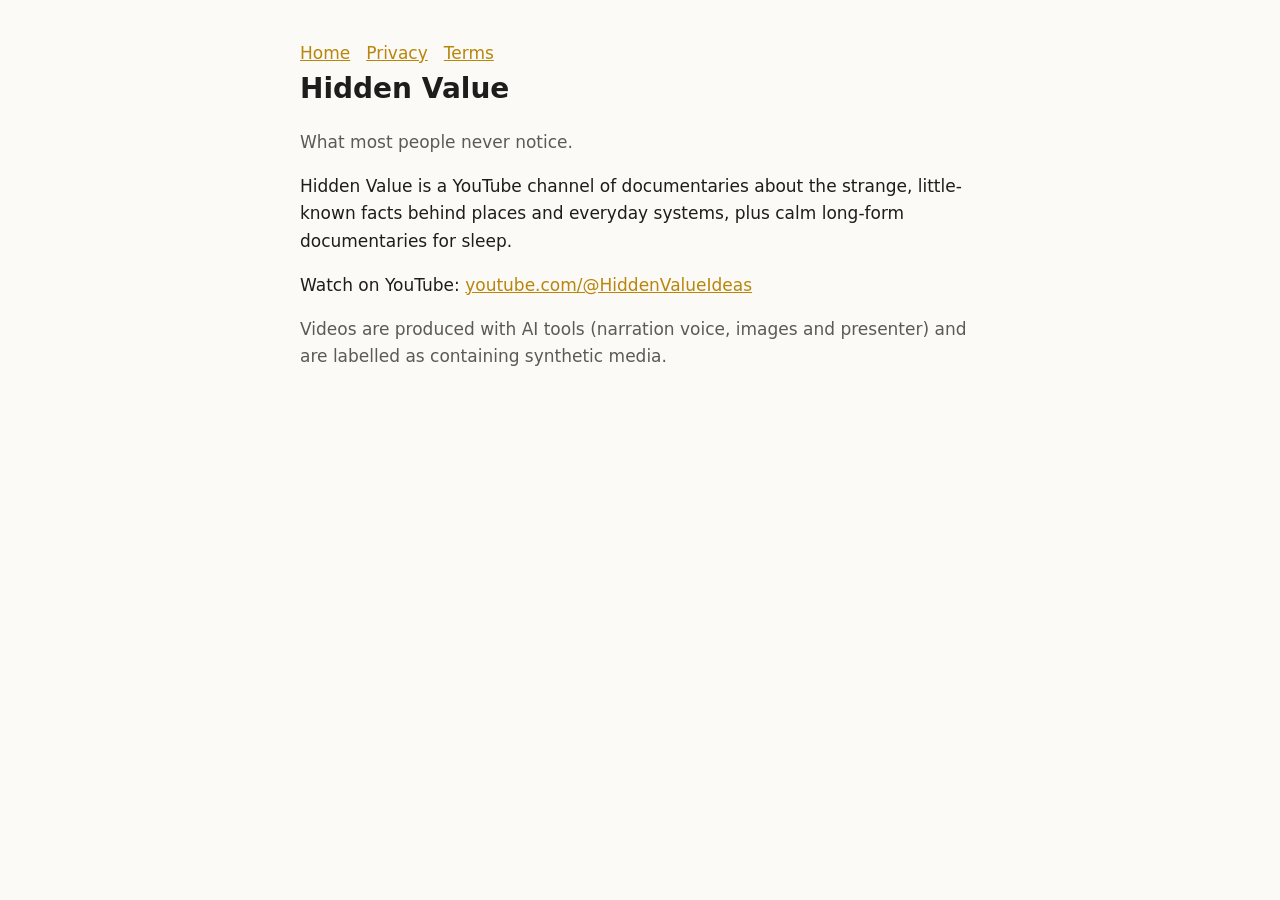
<file: index.html>
<!doctype html><html lang="en"><head><meta charset="utf-8"><meta name="viewport" content="width=device-width,initial-scale=1">
<title>Hidden Value</title><link rel="stylesheet" href="style.css"></head><body>
<nav><a href="./">Home</a><a href="privacy.html">Privacy</a><a href="terms.html">Terms</a></nav>
<h1>Hidden Value</h1><p class="muted">What most people never notice.</p>
<p>Hidden Value is a YouTube channel of documentaries about the strange, little-known facts behind places and everyday systems, plus calm long-form documentaries for sleep.</p>
<p>Watch on YouTube: <a href="https://www.youtube.com/@HiddenValueIdeas">youtube.com/@HiddenValueIdeas</a></p>
<p class="muted">Videos are produced with AI tools (narration voice, images and presenter) and are labelled as containing synthetic media.</p>
</body></html>
</file>
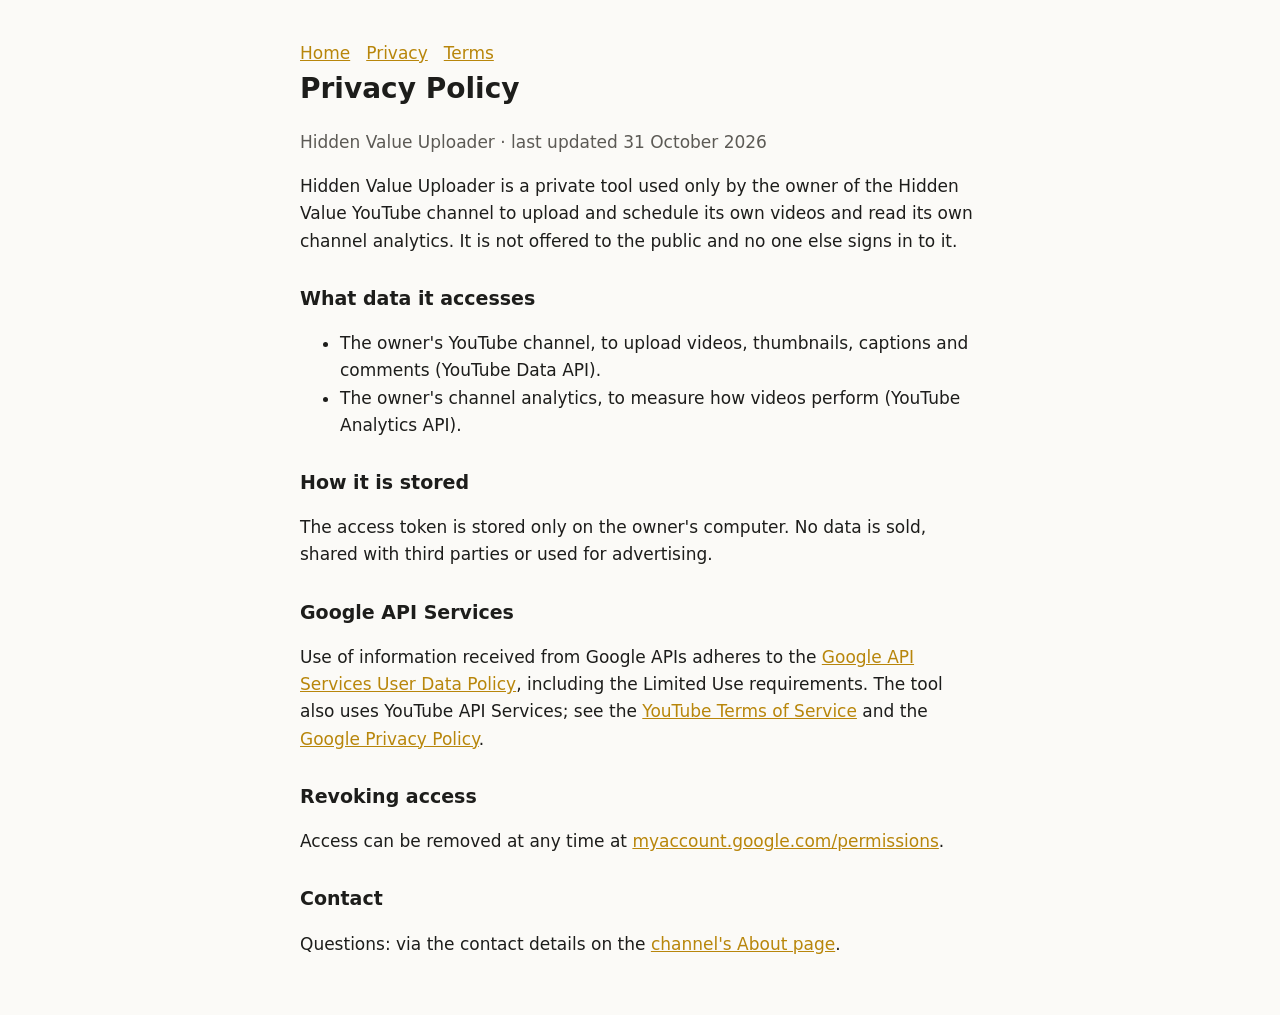
<file: privacy.html>
<!doctype html><html lang="en"><head><meta charset="utf-8"><meta name="viewport" content="width=device-width,initial-scale=1">
<title>Privacy Policy</title><link rel="stylesheet" href="style.css"></head><body>
<nav><a href="./">Home</a><a href="privacy.html">Privacy</a><a href="terms.html">Terms</a></nav>
<h1>Privacy Policy</h1><p class="muted">Hidden Value Uploader · last updated 31 October 2026</p>
<p>Hidden Value Uploader is a private tool used only by the owner of the Hidden Value YouTube channel to upload and schedule its own videos and read its own channel analytics. It is not offered to the public and no one else signs in to it.</p>
<h2>What data it accesses</h2>
<ul><li>The owner's YouTube channel, to upload videos, thumbnails, captions and comments (YouTube Data API).</li>
<li>The owner's channel analytics, to measure how videos perform (YouTube Analytics API).</li></ul>
<h2>How it is stored</h2><p>The access token is stored only on the owner's computer. No data is sold, shared with third parties or used for advertising.</p>
<h2>Google API Services</h2><p>Use of information received from Google APIs adheres to the <a href="https://developers.google.com/terms/api-services-user-data-policy">Google API Services User Data Policy</a>, including the Limited Use requirements. The tool also uses YouTube API Services; see the <a href="https://www.youtube.com/t/terms">YouTube Terms of Service</a> and the <a href="https://policies.google.com/privacy">Google Privacy Policy</a>.</p>
<h2>Revoking access</h2><p>Access can be removed at any time at <a href="https://myaccount.google.com/permissions">myaccount.google.com/permissions</a>.</p>
<h2>Contact</h2><p>Questions: via the contact details on the <a href="https://www.youtube.com/@HiddenValueIdeas/about">channel's About page</a>.</p>
</body></html>
</file>
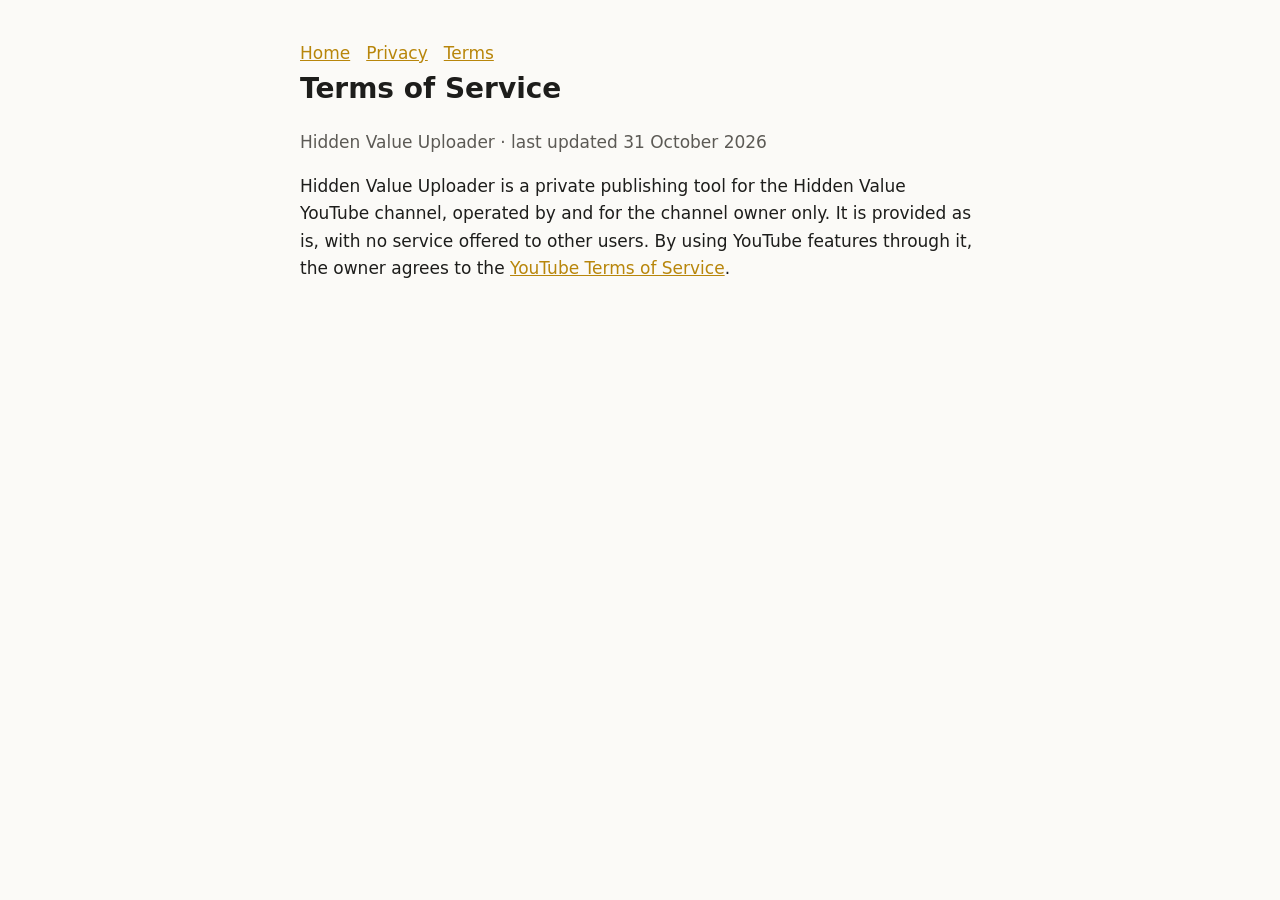
<file: terms.html>
<!doctype html><html lang="en"><head><meta charset="utf-8"><meta name="viewport" content="width=device-width,initial-scale=1">
<title>Terms of Service</title><link rel="stylesheet" href="style.css"></head><body>
<nav><a href="./">Home</a><a href="privacy.html">Privacy</a><a href="terms.html">Terms</a></nav>
<h1>Terms of Service</h1><p class="muted">Hidden Value Uploader · last updated 31 October 2026</p>
<p>Hidden Value Uploader is a private publishing tool for the Hidden Value YouTube channel, operated by and for the channel owner only. It is provided as is, with no service offered to other users. By using YouTube features through it, the owner agrees to the <a href="https://www.youtube.com/t/terms">YouTube Terms of Service</a>.</p>
</body></html>
</file>
<file: style.css>
:root{--bg:#fbfaf7;--fg:#1d1d1b;--muted:#5c5a55;--accent:#b8860b}
@media (prefers-color-scheme:dark){:root{--bg:#141412;--fg:#ecebe6;--muted:#a7a59e;--accent:#ffd400}}
body{background:var(--bg);color:var(--fg);font:17px/1.6 system-ui,sans-serif;max-width:680px;margin:0 auto;padding:40px 16px}
h1{font-size:28px;margin:0 0 4px}h2{font-size:19px;margin-top:28px}p,li{color:var(--fg)}small,.muted{color:var(--muted)}a{color:var(--accent)}
nav a{margin-right:16px}
</file>
